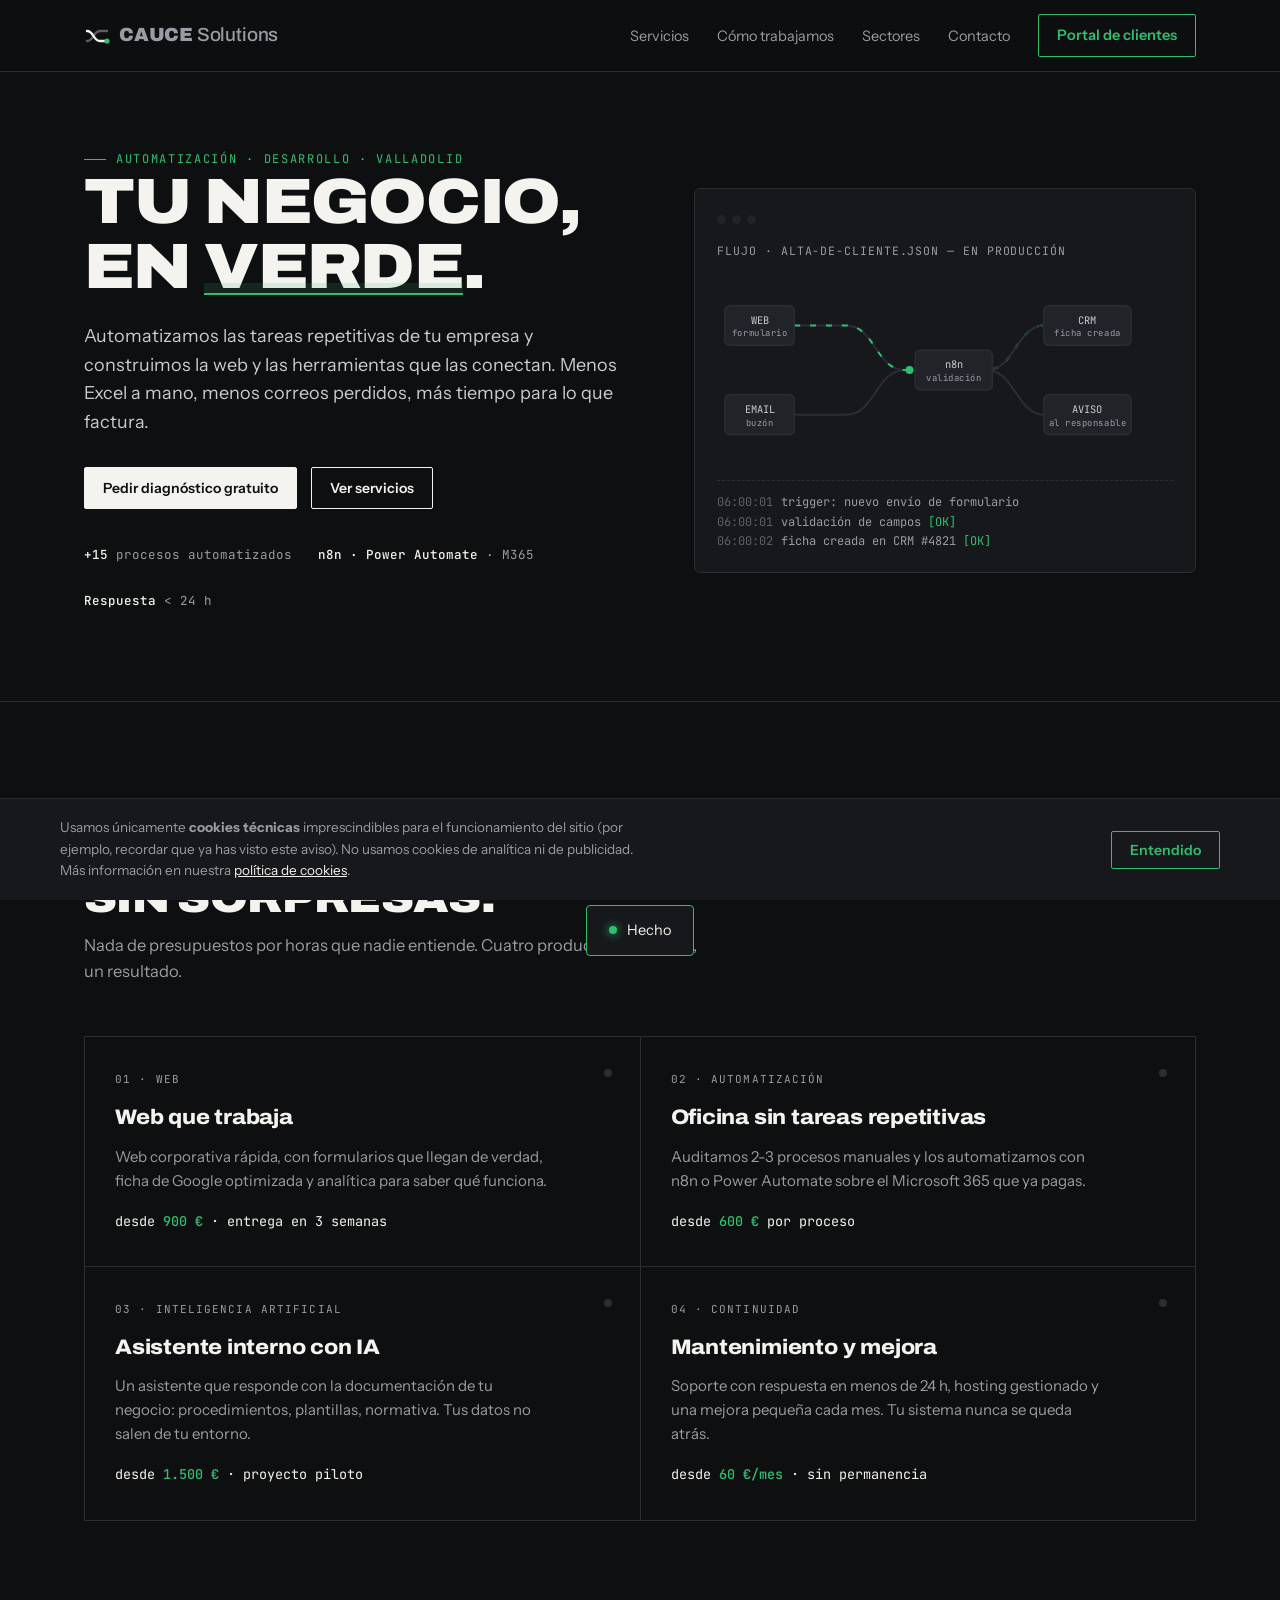
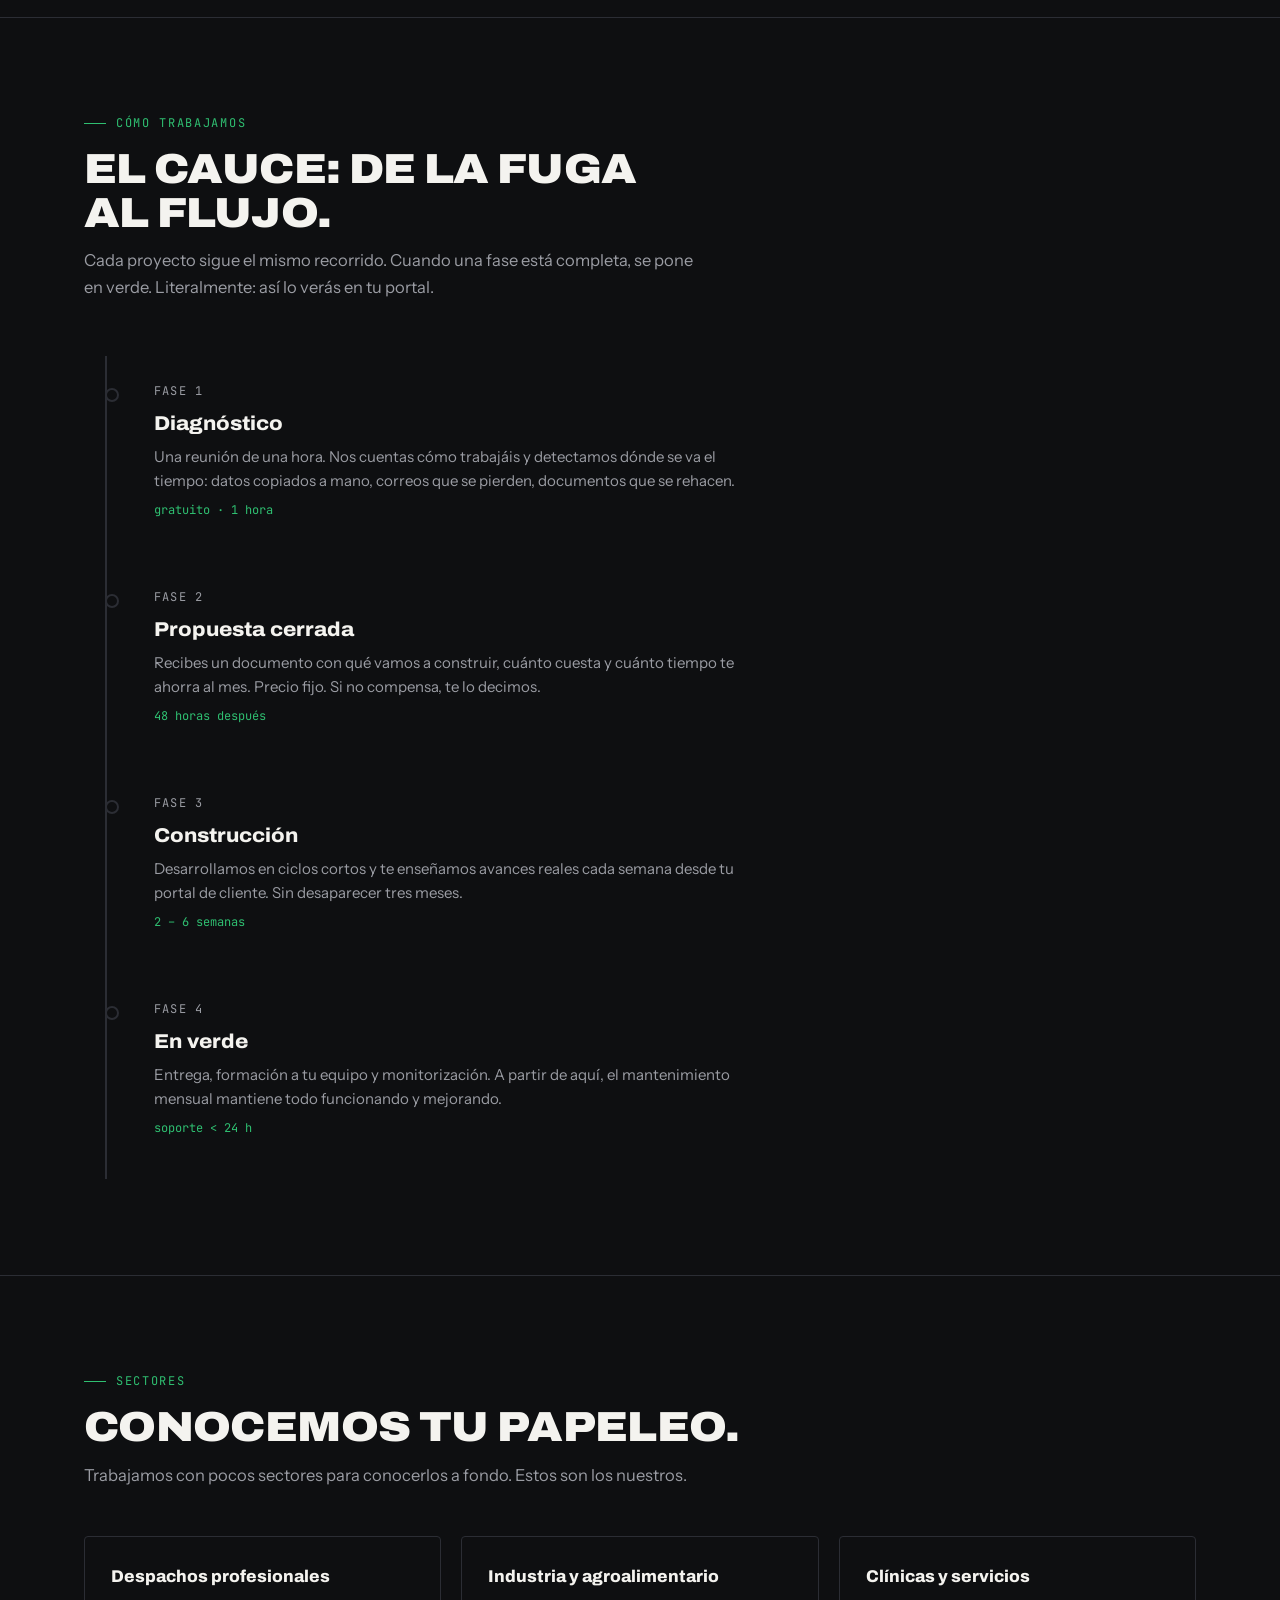
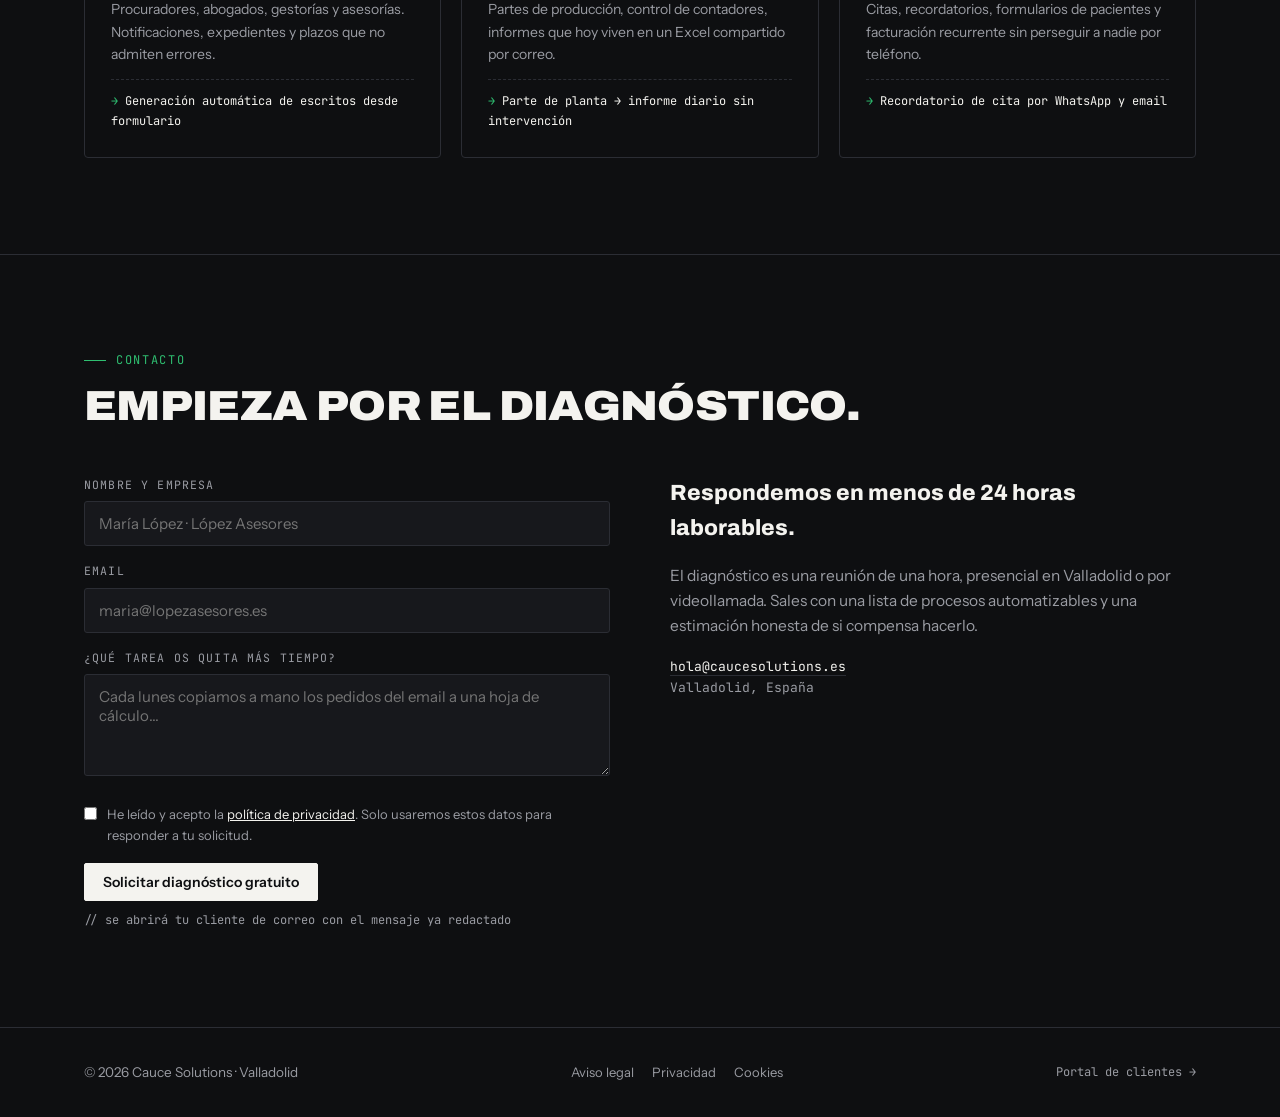
<file: public/index.html>
<!DOCTYPE html>
<html lang="es">
<head>
<meta charset="UTF-8">
<meta name="viewport" content="width=device-width, initial-scale=1.0">
<title>Cauce Solutions — Automatización y desarrollo web para pymes</title>
<meta name="description" content="Automatizamos las tareas repetitivas de tu empresa y construimos la web y las herramientas que las conectan. Desarrollo web, automatización de procesos e IA aplicada para pymes en Valladolid.">
<meta name="robots" content="index, follow">
<link rel="canonical" href="https://caucesolutions.es/">
<meta name="theme-color" content="#0e0f11">

<meta property="og:type" content="website">
<meta property="og:site_name" content="Cauce Solutions">
<meta property="og:title" content="Cauce Solutions — Automatización y desarrollo web para pymes">
<meta property="og:description" content="Automatizamos las tareas repetitivas de tu empresa y construimos la web y las herramientas que las conectan.">
<meta property="og:url" content="https://caucesolutions.es/">
<meta property="og:locale" content="es_ES">
<meta name="twitter:card" content="summary">
<meta name="twitter:title" content="Cauce Solutions — Automatización y desarrollo web para pymes">
<meta name="twitter:description" content="Automatizamos las tareas repetitivas de tu empresa y construimos la web y las herramientas que las conectan.">

<link rel="icon" type="image/svg+xml" href="favicon.svg">
<link rel="mask-icon" href="favicon.svg" color="#0e0f11">
<link rel="manifest" href="site.webmanifest">

<link rel="preconnect" href="https://fonts.googleapis.com">
<link rel="preconnect" href="https://fonts.gstatic.com" crossorigin>
<link href="https://fonts.googleapis.com/css2?family=Archivo:wdth,wght@62..125,400..900&family=Instrument+Sans:wght@400;500;600&family=JetBrains+Mono:wght@400;500;700&display=swap" rel="stylesheet">
<style>
:root{
  --ink:#0e0f11;
  --ink-2:#17181c;
  --ink-3:#212329;
  --line:#2b2d34;
  --paper:#f4f3ef;
  --mut:#9a9ca3;
  --ok:#2fbf71;
  --ok-dim:rgba(47,191,113,.14);
  --danger:#e5484d;
  --warn:#f5b942;
  --disp:'Archivo',sans-serif;
  --body:'Instrument Sans',sans-serif;
  --mono:'JetBrains Mono',monospace;
}
*{margin:0;padding:0;box-sizing:border-box}
html{scroll-behavior:smooth}
body{background:var(--ink);color:var(--paper);font-family:var(--body);font-size:16px;line-height:1.6;-webkit-font-smoothing:antialiased}
::selection{background:var(--ok);color:var(--ink)}
a{color:inherit}
button{font-family:inherit;cursor:pointer}
.mono{font-family:var(--mono)}
.ok{color:var(--ok)}

/* ---------- utilidades ---------- */
.wrap{max-width:1160px;margin:0 auto;padding:0 24px}
.eyebrow{font-family:var(--mono);font-size:12px;letter-spacing:.14em;text-transform:uppercase;color:var(--ok);display:flex;align-items:center;gap:10px}
.eyebrow::before{content:"";width:22px;height:1px;background:var(--ok)}
.reveal{opacity:0;transform:translateY(22px);transition:opacity .7s ease,transform .7s ease}
.reveal.in{opacity:1;transform:none}
@media (prefers-reduced-motion:reduce){
  .reveal{opacity:1;transform:none;transition:none}
  *{animation-duration:.001s !important;animation-iteration-count:1 !important;transition-duration:.001s !important}
  html{scroll-behavior:auto}
}

/* ---------- nav ---------- */
nav{position:fixed;top:0;left:0;right:0;z-index:50;background:rgba(14,15,17,.82);backdrop-filter:blur(12px);border-bottom:1px solid var(--line)}
.nav-in{max-width:1160px;margin:0 auto;padding:14px 24px;display:flex;align-items:center;justify-content:space-between}
.logo{font-family:var(--disp);font-weight:900;font-stretch:110%;font-size:19px;letter-spacing:-.01em;display:flex;align-items:center;gap:9px;text-decoration:none}
.logo-mark{width:26px;height:26px;flex:none}
.logo-mark path{stroke:var(--paper);stroke-width:2.4;fill:none;stroke-linecap:round}
.logo-mark .pulse-dot{fill:var(--ok)}
.logo b{font-weight:900}.logo span{font-weight:500;font-stretch:100%;color:var(--mut)}
.nav-links{display:flex;gap:28px;align-items:center;list-style:none}
.nav-links a{text-decoration:none;font-size:14.5px;color:var(--mut);transition:color .2s}
.nav-links a:hover,.nav-links a:focus-visible{color:var(--paper)}
.btn{display:inline-flex;align-items:center;gap:8px;border:1px solid var(--paper);background:transparent;color:var(--paper);padding:9px 18px;font-size:14px;font-weight:600;text-decoration:none;transition:background .2s,color .2s,border-color .2s;border-radius:2px}
.btn:hover,.btn:focus-visible{background:var(--paper);color:var(--ink)}
.btn.solid{background:var(--paper);color:var(--ink)}
.btn.solid:hover,.btn.solid:focus-visible{background:var(--ok);border-color:var(--ok);color:var(--ink)}
.btn.ok-btn{border-color:var(--ok);color:var(--ok)}
.btn.ok-btn:hover,.btn.ok-btn:focus-visible{background:var(--ok);color:var(--ink)}
.btn[disabled]{opacity:.45;cursor:not-allowed}
.btn[disabled]:hover{background:transparent;color:var(--paper)}
.burger{display:none;background:none;border:1px solid var(--line);color:var(--paper);padding:8px 10px;border-radius:2px;font-family:var(--mono);font-size:12px}

/* ---------- hero ---------- */
header.hero{padding:150px 0 90px;position:relative;overflow:hidden}
.hero-grid{display:grid;grid-template-columns:1.05fr .95fr;gap:56px;align-items:center}
h1{font-family:var(--disp);font-weight:900;font-stretch:112%;font-size:clamp(38px,5.4vw,64px);line-height:1.02;letter-spacing:-.02em;text-transform:uppercase}
h1 .under{position:relative;white-space:nowrap}
h1 .under::after{content:"";position:absolute;left:0;bottom:6px;height:10px;width:100%;background:var(--ok-dim);border-bottom:2px solid var(--ok);transform:scaleX(0);transform-origin:left;animation:draw 1s .5s ease forwards}
@keyframes draw{to{transform:scaleX(1)}}
.hero p.lead{margin:22px 0 30px;font-size:18px;color:#c9cbd1;max-width:46ch}
.hero-ctas{display:flex;gap:14px;flex-wrap:wrap}
.hero-meta{margin-top:36px;display:flex;gap:26px;flex-wrap:wrap;font-family:var(--mono);font-size:12.5px;color:var(--mut)}
.hero-meta b{color:var(--paper);font-weight:500}

/* pipeline (elemento firma) */
.pipeline{background:var(--ink-2);border:1px solid var(--line);border-radius:6px;padding:26px 22px;position:relative}
.pipeline .win{display:flex;gap:6px;margin-bottom:18px}
.pipeline .win i{width:9px;height:9px;border-radius:50%;background:var(--ink-3);display:block}
.pipe-title{font-family:var(--mono);font-size:11.5px;color:var(--mut);letter-spacing:.08em;text-transform:uppercase;margin-bottom:16px}
.pipe-svg{width:100%;height:auto;display:block}
.pipe-svg .wire{stroke:var(--line);stroke-width:2;fill:none}
.pipe-svg .wire-lit{stroke:var(--ok);stroke-width:2;fill:none;stroke-dasharray:6 10;animation:flow 1.4s linear infinite}
@keyframes flow{to{stroke-dashoffset:-16}}
.pipe-svg .node{fill:var(--ink-3);stroke:var(--line);stroke-width:1.5}
.pipe-svg text{font-family:var(--mono);font-size:10.5px;fill:#c9cbd1}
.pipe-svg .nlabel{fill:var(--mut);font-size:9px;letter-spacing:.06em}
.pipe-svg .dot{fill:var(--ok);animation:travel 3.2s linear infinite}
@keyframes travel{0%{opacity:0}6%{opacity:1}94%{opacity:1}100%{opacity:0}}
.pipe-log{margin-top:16px;border-top:1px dashed var(--line);padding-top:12px;font-family:var(--mono);font-size:12px;color:var(--mut);height:66px;overflow:hidden}
.pipe-log div{opacity:0;animation:logline .4s ease forwards}
@keyframes logline{to{opacity:1}}
.pipe-log .t{color:#5d5f66;margin-right:8px}
.pipe-log .okk{color:var(--ok)}

/* ---------- secciones landing ---------- */
section{padding:96px 0;border-top:1px solid var(--line)}
h2{font-family:var(--disp);font-weight:900;font-stretch:110%;font-size:clamp(28px,3.6vw,42px);line-height:1.05;letter-spacing:-.015em;text-transform:uppercase;margin:14px 0 12px}
.sec-sub{color:var(--mut);max-width:56ch;font-size:16.5px}

/* servicios */
.svc-grid{margin-top:52px;display:grid;grid-template-columns:repeat(2,1fr);gap:1px;background:var(--line);border:1px solid var(--line)}
.svc{background:var(--ink);padding:34px 30px;position:relative;transition:background .25s}
.svc:hover{background:var(--ink-2)}
.svc .tag{font-family:var(--mono);font-size:11px;color:var(--mut);letter-spacing:.1em;text-transform:uppercase}
.svc h3{font-family:var(--disp);font-weight:800;font-stretch:108%;font-size:21px;margin:12px 0 10px;letter-spacing:-.01em}
.svc p{color:var(--mut);font-size:15px;max-width:44ch}
.svc .price{margin-top:18px;font-family:var(--mono);font-size:13.5px;color:var(--paper)}
.svc .price b{color:var(--ok);font-weight:500}
.svc .st{position:absolute;top:32px;right:28px;width:8px;height:8px;border-radius:50%;background:var(--line);transition:background .25s,box-shadow .25s}
.svc:hover .st{background:var(--ok);box-shadow:0 0 12px var(--ok)}

/* proceso — el cauce */
.proc{display:grid;grid-template-columns:44px 1fr;gap:0 26px;margin-top:56px;position:relative}
.proc-rail{grid-column:1;grid-row:1/span 8;position:relative;width:2px;justify-self:center;background:var(--line)}
.proc-rail .fill{position:absolute;top:0;left:0;width:100%;height:0;background:var(--ok);transition:height .2s linear}
.step{grid-column:2;padding:26px 0 40px;position:relative}
.step .knob{position:absolute;left:-49px;top:32px;width:14px;height:14px;border-radius:50%;background:var(--ink);border:2px solid var(--line);transition:border-color .3s,background .3s,box-shadow .3s}
.step.lit .knob{border-color:var(--ok);background:var(--ok);box-shadow:0 0 14px rgba(47,191,113,.7)}
.step .n{font-family:var(--mono);font-size:12px;color:var(--mut);letter-spacing:.1em}
.step h3{font-family:var(--disp);font-weight:800;font-stretch:108%;font-size:20px;margin:6px 0}
.step p{color:var(--mut);font-size:15px;max-width:60ch}
.step .dur{font-family:var(--mono);font-size:12px;color:var(--ok);margin-top:8px;display:inline-block}

/* nichos */
.niche-row{margin-top:48px;display:grid;grid-template-columns:repeat(3,1fr);gap:20px}
.niche{border:1px solid var(--line);padding:26px;border-radius:4px;transition:border-color .25s,transform .25s}
.niche:hover{border-color:var(--ok);transform:translateY(-3px)}
.niche h3{font-family:var(--disp);font-weight:800;font-size:17px;margin-bottom:8px}
.niche p{color:var(--mut);font-size:14px}
.niche .ex{margin-top:14px;font-family:var(--mono);font-size:12px;color:var(--paper);border-top:1px dashed var(--line);padding-top:12px}
.niche .ex::before{content:"→ ";color:var(--ok)}

/* contacto */
.cta-box{margin-top:48px;display:grid;grid-template-columns:1fr 1fr;gap:60px;align-items:start}
.field{margin-bottom:16px}
.field label{display:block;font-family:var(--mono);font-size:11.5px;letter-spacing:.1em;text-transform:uppercase;color:var(--mut);margin-bottom:7px}
.field input,.field textarea,.field select{width:100%;background:var(--ink-2);border:1px solid var(--line);color:var(--paper);padding:12px 14px;font-family:var(--body);font-size:15px;border-radius:3px;transition:border-color .2s}
.field input:focus,.field textarea:focus,.field select:focus{outline:none;border-color:var(--ok)}
.field-check{display:flex;align-items:flex-start;gap:10px;margin:20px 0 18px}
.field-check input{width:auto;margin-top:3px;accent-color:var(--ok)}
.field-check label{font-size:13px;color:var(--mut);font-family:var(--body);text-transform:none;letter-spacing:0}
.field-check a{color:var(--paper);text-decoration:underline}
.form-note{font-family:var(--mono);font-size:12px;color:var(--mut);margin-top:10px}
.contact-info{font-size:15.5px;color:var(--mut)}
.contact-info p{margin-bottom:18px}
.contact-info .big{font-family:var(--disp);font-weight:800;font-size:22px;color:var(--paper)}
.contact-info a.mail{color:var(--paper);text-decoration:none;border-bottom:1px solid var(--line)}
.contact-info a.mail:hover{border-color:var(--ok);color:var(--ok)}

footer{border-top:1px solid var(--line);padding:34px 0;color:var(--mut);font-size:13.5px}
.foot-in{display:flex;justify-content:space-between;gap:20px;flex-wrap:wrap;align-items:center}
.foot-in .mono{font-size:12px}
.foot-legal{display:flex;gap:18px;flex-wrap:wrap;list-style:none}
.foot-legal a{text-decoration:none;color:var(--mut);font-size:13px;transition:color .2s}
.foot-legal a:hover{color:var(--paper)}

.toast{position:fixed;bottom:24px;left:50%;transform:translateX(-50%) translateY(80px);background:var(--ink-2);border:1px solid var(--ok);color:var(--paper);padding:13px 22px;border-radius:4px;font-size:14.5px;z-index:99;transition:transform .35s ease;display:flex;gap:10px;align-items:center;max-width:calc(100vw - 40px)}
.toast.show{transform:translateX(-50%) translateY(0)}
.toast::before{content:"";width:8px;height:8px;border-radius:50%;background:var(--ok);box-shadow:0 0 10px var(--ok);flex:none}

/* ---------- aviso de cookies ---------- */
.cookie-bar{position:fixed;left:0;right:0;bottom:0;z-index:100;background:var(--ink-2);border-top:1px solid var(--line);padding:18px 24px;display:none}
.cookie-bar.show{display:block}
.cookie-in{max-width:1160px;margin:0 auto;display:flex;gap:22px;align-items:center;justify-content:space-between;flex-wrap:wrap}
.cookie-in p{font-size:13.5px;color:var(--mut);max-width:66ch}
.cookie-in p a{color:var(--paper);text-decoration:underline}
.cookie-actions{display:flex;gap:10px;flex:none}

@media(max-width:960px){
  .hero-grid{grid-template-columns:1fr}
  .svc-grid{grid-template-columns:1fr}
  .niche-row{grid-template-columns:1fr}
  .cta-box{grid-template-columns:1fr}
  .nav-links{display:none}
  .burger{display:block}
  .nav-links.open{display:flex;position:absolute;top:100%;left:0;right:0;background:var(--ink-2);flex-direction:column;padding:18px 24px;border-bottom:1px solid var(--line);align-items:flex-start}
  .cookie-in{flex-direction:column;align-items:flex-start}
}
</style>
</head>
<body>

<!-- ============ TOAST ============ -->
<div class="toast" id="toast">Hecho</div>

<nav>
  <div class="nav-in">
    <a class="logo" href="index.html" aria-label="Cauce Solutions — inicio">
      <svg class="logo-mark" viewBox="0 0 26 26" aria-hidden="true">
        <path d="M3 8 C10 8 9 18 16 18 L23 18"/>
        <path d="M3 18 C10 18 9 8 16 8 L23 8" opacity=".35"/>
        <circle class="pulse-dot" cx="23" cy="18" r="2.6"/>
      </svg>
      <span><b>CAUCE</b> <span>Solutions</span></span>
    </a>
    <ul class="nav-links" id="navLinks">
      <li><a href="#servicios">Servicios</a></li>
      <li><a href="#proceso">Cómo trabajamos</a></li>
      <li><a href="#sectores">Sectores</a></li>
      <li><a href="#contacto">Contacto</a></li>
      <li><a class="btn ok-btn" href="/portal/">Portal de clientes</a></li>
    </ul>
    <button class="burger" onclick="document.getElementById('navLinks').classList.toggle('open')" aria-expanded="false" aria-controls="navLinks">MENÚ</button>
  </div>
</nav>

<header class="hero" id="top">
  <div class="wrap hero-grid">
    <div>
      <div class="eyebrow">Automatización · Desarrollo · Valladolid</div>
      <h1>Tu negocio,<br>en <span class="under">verde</span>.</h1>
      <p class="lead">Automatizamos las tareas repetitivas de tu empresa y construimos la web y las herramientas que las conectan. Menos Excel a mano, menos correos perdidos, más tiempo para lo que factura.</p>
      <div class="hero-ctas">
        <a class="btn solid" href="#contacto">Pedir diagnóstico gratuito</a>
        <a class="btn" href="#servicios">Ver servicios</a>
      </div>
      <div class="hero-meta">
        <div><b>+15</b> procesos automatizados</div>
        <div><b>n8n · Power Automate</b> · M365</div>
        <div><b>Respuesta</b> &lt; 24 h</div>
      </div>
    </div>

    <div class="pipeline reveal" aria-hidden="true">
      <div class="win"><i></i><i></i><i></i></div>
      <div class="pipe-title">flujo · alta-de-cliente.json — en producción</div>
      <svg class="pipe-svg" viewBox="0 0 460 190">
        <!-- cables -->
        <path class="wire" d="M78 50 L130 50 C160 50 160 95 190 95 L200 95"/>
        <path class="wire" d="M78 140 L130 140 C160 140 160 95 190 95 L200 95"/>
        <path class="wire-lit" d="M78 50 L130 50 C160 50 160 95 190 95 L200 95"/>
        <path class="wire-lit" d="M278 94 C300 90 305 50 330 50" style="animation-delay:.4s"/>
        <!-- nodos -->
        <g>
          <rect class="node" x="8" y="30" width="70" height="40" rx="5"/>
          <text x="43" y="48" text-anchor="middle">WEB</text>
          <text class="nlabel" x="43" y="61" text-anchor="middle">formulario</text>
        </g>
        <g>
          <rect class="node" x="8" y="120" width="70" height="40" rx="5"/>
          <text x="43" y="138" text-anchor="middle">EMAIL</text>
          <text class="nlabel" x="43" y="151" text-anchor="middle">buzón</text>
        </g>
        <g>
          <rect class="node" x="200" y="75" width="78" height="40" rx="5"/>
          <text x="239" y="93" text-anchor="middle">n8n</text>
          <text class="nlabel" x="239" y="106" text-anchor="middle">validación</text>
        </g>
        <g>
          <rect class="node" x="330" y="30" width="88" height="40" rx="5"/>
          <text x="374" y="48" text-anchor="middle">CRM</text>
          <text class="nlabel" x="374" y="61" text-anchor="middle">ficha creada</text>
        </g>
        <g>
          <rect class="node" x="330" y="120" width="88" height="40" rx="5"/>
          <text x="374" y="138" text-anchor="middle">AVISO</text>
          <text class="nlabel" x="374" y="151" text-anchor="middle">al responsable</text>
        </g>
        <path class="wire" d="M330 50 C305 50 300 90 278 94 M330 140 C305 140 300 100 278 96"/>
        <!-- pulso viajero -->
        <circle class="dot" r="4">
          <animateMotion dur="3.2s" repeatCount="indefinite" path="M78 50 L130 50 C160 50 160 95 190 95 L239 95 L278 95 C305 95 300 52 330 50"/>
        </circle>
      </svg>
      <div class="pipe-log" id="pipeLog"></div>
    </div>
  </div>
</header>

<section id="servicios">
  <div class="wrap">
    <div class="eyebrow reveal">Servicios</div>
    <h2 class="reveal">Productos con precio cerrado.<br>Sin sorpresas.</h2>
    <p class="sec-sub reveal">Nada de presupuestos por horas que nadie entiende. Cuatro productos, un precio, un resultado.</p>
    <div class="svc-grid">
      <article class="svc reveal">
        <span class="st"></span>
        <div class="tag">01 · Web</div>
        <h3>Web que trabaja</h3>
        <p>Web corporativa rápida, con formularios que llegan de verdad, ficha de Google optimizada y analítica para saber qué funciona.</p>
        <div class="price">desde <b>900 €</b> · entrega en 3 semanas</div>
      </article>
      <article class="svc reveal">
        <span class="st"></span>
        <div class="tag">02 · Automatización</div>
        <h3>Oficina sin tareas repetitivas</h3>
        <p>Auditamos 2-3 procesos manuales y los automatizamos con n8n o Power Automate sobre el Microsoft 365 que ya pagas.</p>
        <div class="price">desde <b>600 €</b> por proceso</div>
      </article>
      <article class="svc reveal">
        <span class="st"></span>
        <div class="tag">03 · Inteligencia artificial</div>
        <h3>Asistente interno con IA</h3>
        <p>Un asistente que responde con la documentación de tu negocio: procedimientos, plantillas, normativa. Tus datos no salen de tu entorno.</p>
        <div class="price">desde <b>1.500 €</b> · proyecto piloto</div>
      </article>
      <article class="svc reveal">
        <span class="st"></span>
        <div class="tag">04 · Continuidad</div>
        <h3>Mantenimiento y mejora</h3>
        <p>Soporte con respuesta en menos de 24 h, hosting gestionado y una mejora pequeña cada mes. Tu sistema nunca se queda atrás.</p>
        <div class="price">desde <b>60 €/mes</b> · sin permanencia</div>
      </article>
    </div>
  </div>
</section>

<section id="proceso">
  <div class="wrap">
    <div class="eyebrow reveal">Cómo trabajamos</div>
    <h2 class="reveal">El cauce: de la fuga<br>al flujo.</h2>
    <p class="sec-sub reveal">Cada proyecto sigue el mismo recorrido. Cuando una fase está completa, se pone en verde. Literalmente: así lo verás en tu portal.</p>

    <div class="proc" id="proc">
      <div class="proc-rail"><div class="fill" id="railFill"></div></div>

      <div class="step"><span class="knob"></span>
        <div class="n">FASE 1</div>
        <h3>Diagnóstico</h3>
        <p>Una reunión de una hora. Nos cuentas cómo trabajáis y detectamos dónde se va el tiempo: datos copiados a mano, correos que se pierden, documentos que se rehacen.</p>
        <span class="dur mono">gratuito · 1 hora</span>
      </div>
      <div class="step"><span class="knob"></span>
        <div class="n">FASE 2</div>
        <h3>Propuesta cerrada</h3>
        <p>Recibes un documento con qué vamos a construir, cuánto cuesta y cuánto tiempo te ahorra al mes. Precio fijo. Si no compensa, te lo decimos.</p>
        <span class="dur mono">48 horas después</span>
      </div>
      <div class="step"><span class="knob"></span>
        <div class="n">FASE 3</div>
        <h3>Construcción</h3>
        <p>Desarrollamos en ciclos cortos y te enseñamos avances reales cada semana desde tu portal de cliente. Sin desaparecer tres meses.</p>
        <span class="dur mono">2 – 6 semanas</span>
      </div>
      <div class="step"><span class="knob"></span>
        <div class="n">FASE 4</div>
        <h3>En verde</h3>
        <p>Entrega, formación a tu equipo y monitorización. A partir de aquí, el mantenimiento mensual mantiene todo funcionando y mejorando.</p>
        <span class="dur mono">soporte &lt; 24 h</span>
      </div>
    </div>
  </div>
</section>

<section id="sectores">
  <div class="wrap">
    <div class="eyebrow reveal">Sectores</div>
    <h2 class="reveal">Conocemos tu papeleo.</h2>
    <p class="sec-sub reveal">Trabajamos con pocos sectores para conocerlos a fondo. Estos son los nuestros.</p>
    <div class="niche-row">
      <div class="niche reveal">
        <h3>Despachos profesionales</h3>
        <p>Procuradores, abogados, gestorías y asesorías. Notificaciones, expedientes y plazos que no admiten errores.</p>
        <div class="ex mono">Generación automática de escritos desde formulario</div>
      </div>
      <div class="niche reveal">
        <h3>Industria y agroalimentario</h3>
        <p>Partes de producción, control de contadores, informes que hoy viven en un Excel compartido por correo.</p>
        <div class="ex mono">Parte de planta → informe diario sin intervención</div>
      </div>
      <div class="niche reveal">
        <h3>Clínicas y servicios</h3>
        <p>Citas, recordatorios, formularios de pacientes y facturación recurrente sin perseguir a nadie por teléfono.</p>
        <div class="ex mono">Recordatorio de cita por WhatsApp y email</div>
      </div>
    </div>
  </div>
</section>

<section id="contacto">
  <div class="wrap">
    <div class="eyebrow reveal">Contacto</div>
    <h2 class="reveal">Empieza por el diagnóstico.</h2>
    <div class="cta-box">
      <form class="reveal" id="contactForm" novalidate>
        <div class="field">
          <label for="c-nombre">Nombre y empresa</label>
          <input id="c-nombre" name="nombre" type="text" placeholder="María López · López Asesores" required autocomplete="name">
        </div>
        <div class="field">
          <label for="c-email">Email</label>
          <input id="c-email" name="email" type="email" placeholder="maria@lopezasesores.es" required autocomplete="email">
        </div>
        <div class="field">
          <label for="c-msg">¿Qué tarea os quita más tiempo?</label>
          <textarea id="c-msg" name="mensaje" rows="4" placeholder="Cada lunes copiamos a mano los pedidos del email a una hoja de cálculo…" required></textarea>
        </div>
        <div class="field-check">
          <input type="checkbox" id="c-priv" name="privacidad" required>
          <label for="c-priv">He leído y acepto la <a href="privacidad.html">política de privacidad</a>. Solo usaremos estos datos para responder a tu solicitud.</label>
        </div>
        <button class="btn solid" type="submit">Solicitar diagnóstico gratuito</button>
        <div class="form-note">// se abrirá tu cliente de correo con el mensaje ya redactado</div>
      </form>
      <div class="contact-info reveal">
        <p class="big">Respondemos en menos de 24 horas laborables.</p>
        <p>El diagnóstico es una reunión de una hora, presencial en Valladolid o por videollamada. Sales con una lista de procesos automatizables y una estimación honesta de si compensa hacerlo.</p>
        <p class="mono" style="font-size:13px"><a class="mail" href="mailto:hola@caucesolutions.es">hola@caucesolutions.es</a><br>Valladolid, España</p>
      </div>
    </div>
  </div>
</section>

<footer>
  <div class="wrap foot-in">
    <div id="footYear">© 2026 Cauce Solutions · Valladolid</div>
    <ul class="foot-legal">
      <li><a href="aviso-legal.html">Aviso legal</a></li>
      <li><a href="privacidad.html">Privacidad</a></li>
      <li><a href="cookies.html">Cookies</a></li>
    </ul>
    <a class="mono" style="text-decoration:none;color:var(--mut)" href="/portal/">Portal de clientes →</a>
  </div>
</footer>

<!-- ============ AVISO DE COOKIES ============ -->
<div class="cookie-bar" id="cookieBar" role="dialog" aria-live="polite" aria-label="Aviso de cookies">
  <div class="cookie-in">
    <p>Usamos únicamente <b>cookies técnicas</b> imprescindibles para el funcionamiento del sitio (por ejemplo, recordar que ya has visto este aviso). No usamos cookies de analítica ni de publicidad. Más información en nuestra <a href="cookies.html">política de cookies</a>.</p>
    <div class="cookie-actions">
      <button class="btn ok-btn" onclick="setCookieConsent()">Entendido</button>
    </div>
  </div>
</div>

<script>
/* ============ contacto: envío por email, sin backend ============ */
document.getElementById('contactForm').addEventListener('submit', function(e){
  e.preventDefault();
  const nombre=document.getElementById('c-nombre').value.trim();
  const email=document.getElementById('c-email').value.trim();
  const mensaje=document.getElementById('c-msg').value.trim();
  const priv=document.getElementById('c-priv').checked;
  if(!nombre||!email||!mensaje){toast('Rellena todos los campos');return}
  if(!priv){toast('Debes aceptar la política de privacidad');return}
  const subject=encodeURIComponent('Diagnóstico gratuito — '+nombre);
  const body=encodeURIComponent(`Nombre y empresa: ${nombre}\nEmail: ${email}\n\n${mensaje}`);
  window.location.href=`mailto:hola@caucesolutions.es?subject=${subject}&body=${body}`;
  toast('Abriendo tu cliente de correo…');
});

function toast(msg){
  const t=document.getElementById('toast');
  t.textContent=msg;t.classList.add('show');
  clearTimeout(t._h);t._h=setTimeout(()=>t.classList.remove('show'),2600);
}

/* ============ año dinámico en el footer ============ */
document.getElementById('footYear').textContent='© '+new Date().getFullYear()+' Cauce Solutions · Valladolid';

/* ============ aviso de cookies ============ */
function setCookieConsent(){
  try{localStorage.setItem('cauce-cookie-notice','seen')}catch(e){}
  document.getElementById('cookieBar').classList.remove('show');
}
(function(){
  let seen=null;
  try{seen=localStorage.getItem('cauce-cookie-notice')}catch(e){}
  if(!seen)document.getElementById('cookieBar').classList.add('show');
})();

/* reveal on scroll */
const io=new IntersectionObserver(es=>es.forEach(e=>{if(e.isIntersecting){e.target.classList.add('in');io.unobserve(e.target)}}),{threshold:.12});
document.querySelectorAll('.reveal').forEach(el=>io.observe(el));

/* cauce: raíl que se llena y knobs que se encienden */
const rail=document.getElementById('railFill'),proc=document.getElementById('proc');
function railTick(){
  if(!proc)return;
  const r=proc.getBoundingClientRect(),vh=innerHeight;
  const p=Math.min(1,Math.max(0,(vh*0.72-r.top)/r.height));
  rail.style.height=(p*100)+'%';
  const railTop=proc.getBoundingClientRect().top;
  document.querySelectorAll('#proc .step').forEach(s=>{
    const kt=s.querySelector('.knob').getBoundingClientRect().top-railTop;
    s.classList.toggle('lit',kt<=p*r.height);
  });
}
addEventListener('scroll',railTick,{passive:true});addEventListener('resize',railTick);railTick();

/* log animado del pipeline */
const logLines=[
  ['06:00:01','trigger: nuevo envío de formulario','',''],
  ['06:00:01','validación de campos','OK','okk'],
  ['06:00:02','ficha creada en CRM #4821','OK','okk'],
  ['06:00:02','aviso enviado al responsable','OK','okk']
];
const logEl=document.getElementById('pipeLog');
let li=0;
function pushLog(){
  if(!logEl)return;
  if(li>=logLines.length){setTimeout(()=>{logEl.innerHTML='';li=0;pushLog()},2600);return}
  const[t,m,st,cls]=logLines[li++];
  const d=document.createElement('div');
  d.innerHTML=`<span class="t">${t}</span>${m}${st?` <span class="${cls}">[${st}]</span>`:''}`;
  logEl.appendChild(d);
  setTimeout(pushLog,650);
}
if(!matchMedia('(prefers-reduced-motion: reduce)').matches)pushLog();
else if(logEl)logEl.innerHTML='<div style="opacity:1"><span class="t">06:00:02</span>4 pasos ejecutados <span class="okk">[OK]</span></div>';
</script>
</body>
</html>
</file>
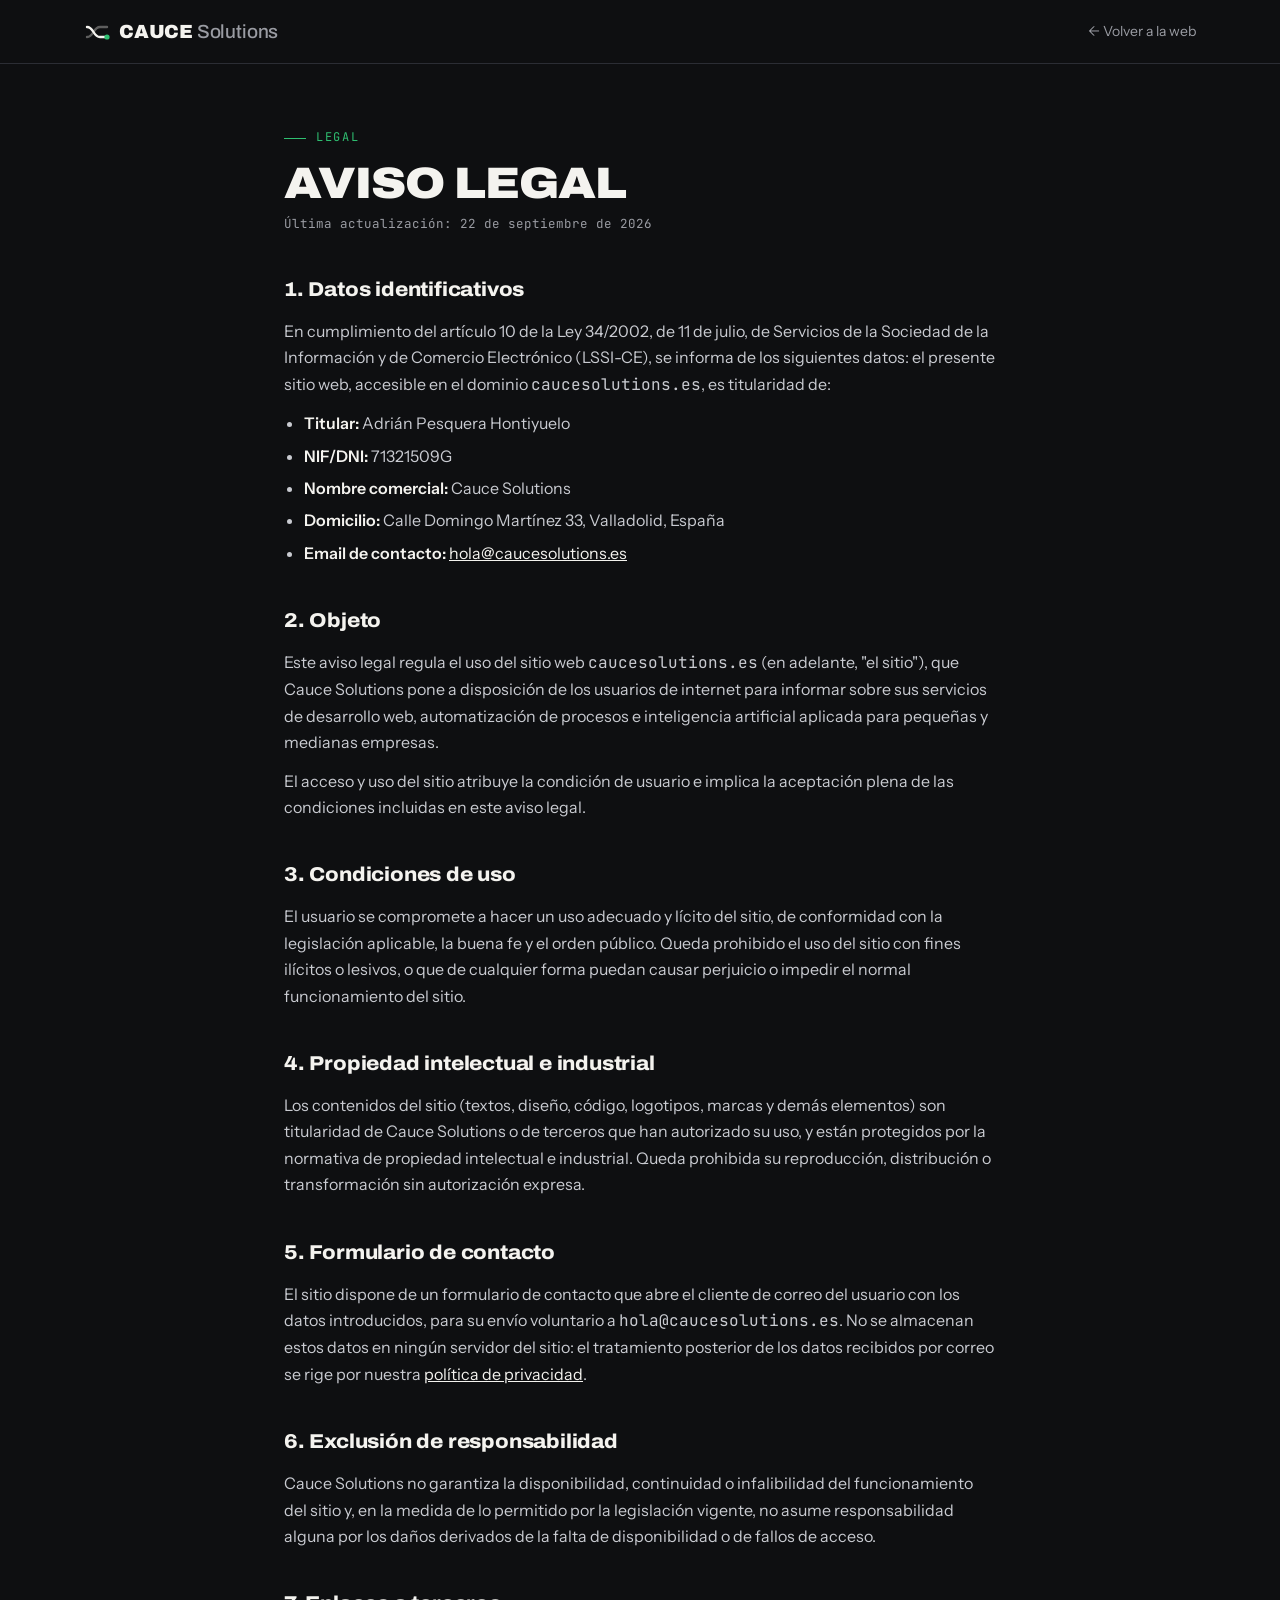
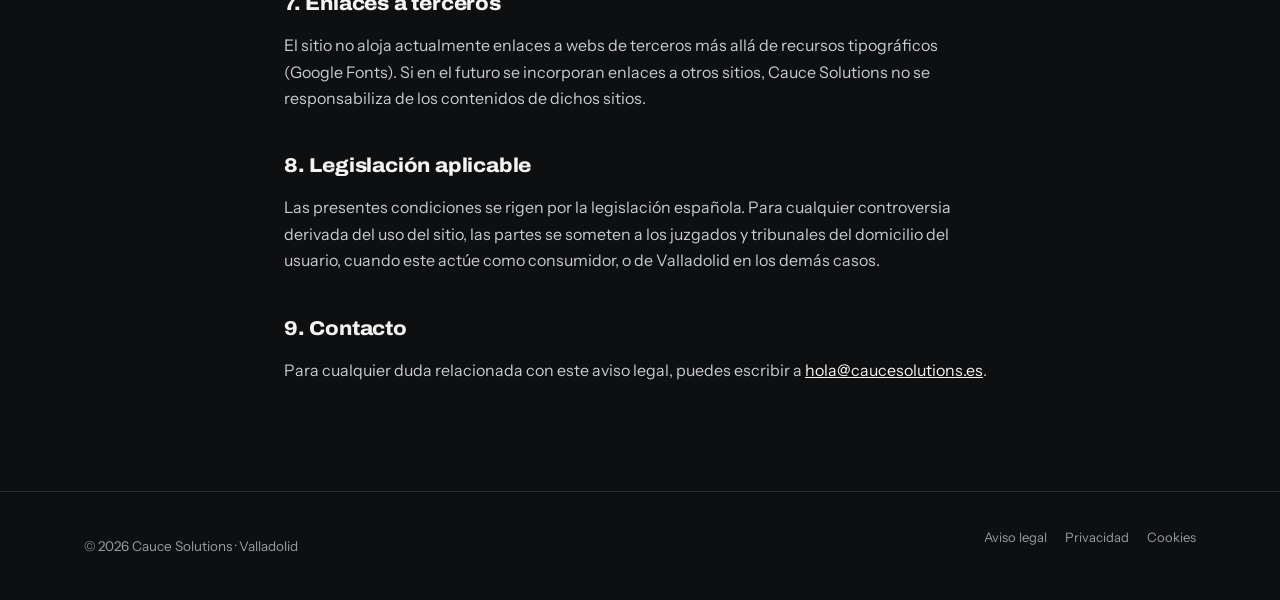
<file: public/aviso-legal.html>
<!DOCTYPE html>
<html lang="es">
<head>
<meta charset="UTF-8">
<meta name="viewport" content="width=device-width, initial-scale=1.0">
<title>Aviso legal — Cauce Solutions</title>
<meta name="description" content="Información legal de Cauce Solutions conforme a la Ley de Servicios de la Sociedad de la Información (LSSI-CE).">
<meta name="robots" content="noindex, follow">
<meta name="theme-color" content="#0e0f11">
<link rel="icon" type="image/svg+xml" href="favicon.svg">
<link rel="manifest" href="site.webmanifest">
<link rel="preconnect" href="https://fonts.googleapis.com">
<link rel="preconnect" href="https://fonts.gstatic.com" crossorigin>
<link href="https://fonts.googleapis.com/css2?family=Archivo:wdth,wght@62..125,400..900&family=Instrument+Sans:wght@400;500;600&family=JetBrains+Mono:wght@400;500;700&display=swap" rel="stylesheet">
<link rel="stylesheet" href="legal.css">
</head>
<body>
<nav>
  <div class="nav-in">
    <a class="logo" href="index.html" aria-label="Cauce Solutions — inicio">
      <svg class="logo-mark" viewBox="0 0 26 26" aria-hidden="true">
        <path d="M3 8 C10 8 9 18 16 18 L23 18"/>
        <path d="M3 18 C10 18 9 8 16 8 L23 8" opacity=".35"/>
        <circle class="pulse-dot" cx="23" cy="18" r="2.6"/>
      </svg>
      <span><b>CAUCE</b> <span>Solutions</span></span>
    </a>
    <a class="back" href="index.html">← Volver a la web</a>
  </div>
</nav>

<main class="wrap legal">
  <div class="eyebrow">Legal</div>
  <h1>Aviso legal</h1>
  <p class="updated">Última actualización: 22 de septiembre de 2026</p>

  <h2>1. Datos identificativos</h2>
  <p>En cumplimiento del artículo 10 de la Ley 34/2002, de 11 de julio, de Servicios de la Sociedad de la Información y de Comercio Electrónico (LSSI-CE), se informa de los siguientes datos: el presente sitio web, accesible en el dominio <span class="mono">caucesolutions.es</span>, es titularidad de:</p>
  <ul>
    <li><b>Titular:</b> Adrián Pesquera Hontiyuelo</li>
    <li><b>NIF/DNI:</b> 71321509G</li>
    <li><b>Nombre comercial:</b> Cauce Solutions</li>
    <li><b>Domicilio:</b> Calle Domingo Martínez 33, Valladolid, España</li>
    <li><b>Email de contacto:</b> <a href="mailto:hola@caucesolutions.es">hola@caucesolutions.es</a></li>
  </ul>

  <h2>2. Objeto</h2>
  <p>Este aviso legal regula el uso del sitio web <span class="mono">caucesolutions.es</span> (en adelante, "el sitio"), que Cauce Solutions pone a disposición de los usuarios de internet para informar sobre sus servicios de desarrollo web, automatización de procesos e inteligencia artificial aplicada para pequeñas y medianas empresas.</p>
  <p>El acceso y uso del sitio atribuye la condición de usuario e implica la aceptación plena de las condiciones incluidas en este aviso legal.</p>

  <h2>3. Condiciones de uso</h2>
  <p>El usuario se compromete a hacer un uso adecuado y lícito del sitio, de conformidad con la legislación aplicable, la buena fe y el orden público. Queda prohibido el uso del sitio con fines ilícitos o lesivos, o que de cualquier forma puedan causar perjuicio o impedir el normal funcionamiento del sitio.</p>

  <h2>4. Propiedad intelectual e industrial</h2>
  <p>Los contenidos del sitio (textos, diseño, código, logotipos, marcas y demás elementos) son titularidad de Cauce Solutions o de terceros que han autorizado su uso, y están protegidos por la normativa de propiedad intelectual e industrial. Queda prohibida su reproducción, distribución o transformación sin autorización expresa.</p>

  <h2>5. Formulario de contacto</h2>
  <p>El sitio dispone de un formulario de contacto que abre el cliente de correo del usuario con los datos introducidos, para su envío voluntario a <span class="mono">hola@caucesolutions.es</span>. No se almacenan estos datos en ningún servidor del sitio: el tratamiento posterior de los datos recibidos por correo se rige por nuestra <a href="privacidad.html">política de privacidad</a>.</p>

  <h2>6. Exclusión de responsabilidad</h2>
  <p>Cauce Solutions no garantiza la disponibilidad, continuidad o infalibilidad del funcionamiento del sitio y, en la medida de lo permitido por la legislación vigente, no asume responsabilidad alguna por los daños derivados de la falta de disponibilidad o de fallos de acceso.</p>

  <h2>7. Enlaces a terceros</h2>
  <p>El sitio no aloja actualmente enlaces a webs de terceros más allá de recursos tipográficos (Google Fonts). Si en el futuro se incorporan enlaces a otros sitios, Cauce Solutions no se responsabiliza de los contenidos de dichos sitios.</p>

  <h2>8. Legislación aplicable</h2>
  <p>Las presentes condiciones se rigen por la legislación española. Para cualquier controversia derivada del uso del sitio, las partes se someten a los juzgados y tribunales del domicilio del usuario, cuando este actúe como consumidor, o de Valladolid en los demás casos.</p>

  <h2>9. Contacto</h2>
  <p>Para cualquier duda relacionada con este aviso legal, puedes escribir a <a href="mailto:hola@caucesolutions.es">hola@caucesolutions.es</a>.</p>
</main>

<footer>
  <div class="wrap foot-in">
    <div>© <span id="y"></span> Cauce Solutions · Valladolid</div>
    <ul class="foot-legal">
      <li><a href="aviso-legal.html">Aviso legal</a></li>
      <li><a href="privacidad.html">Privacidad</a></li>
      <li><a href="cookies.html">Cookies</a></li>
    </ul>
  </div>
</footer>
<script>document.getElementById('y').textContent=new Date().getFullYear();</script>
</body>
</html>
</file>
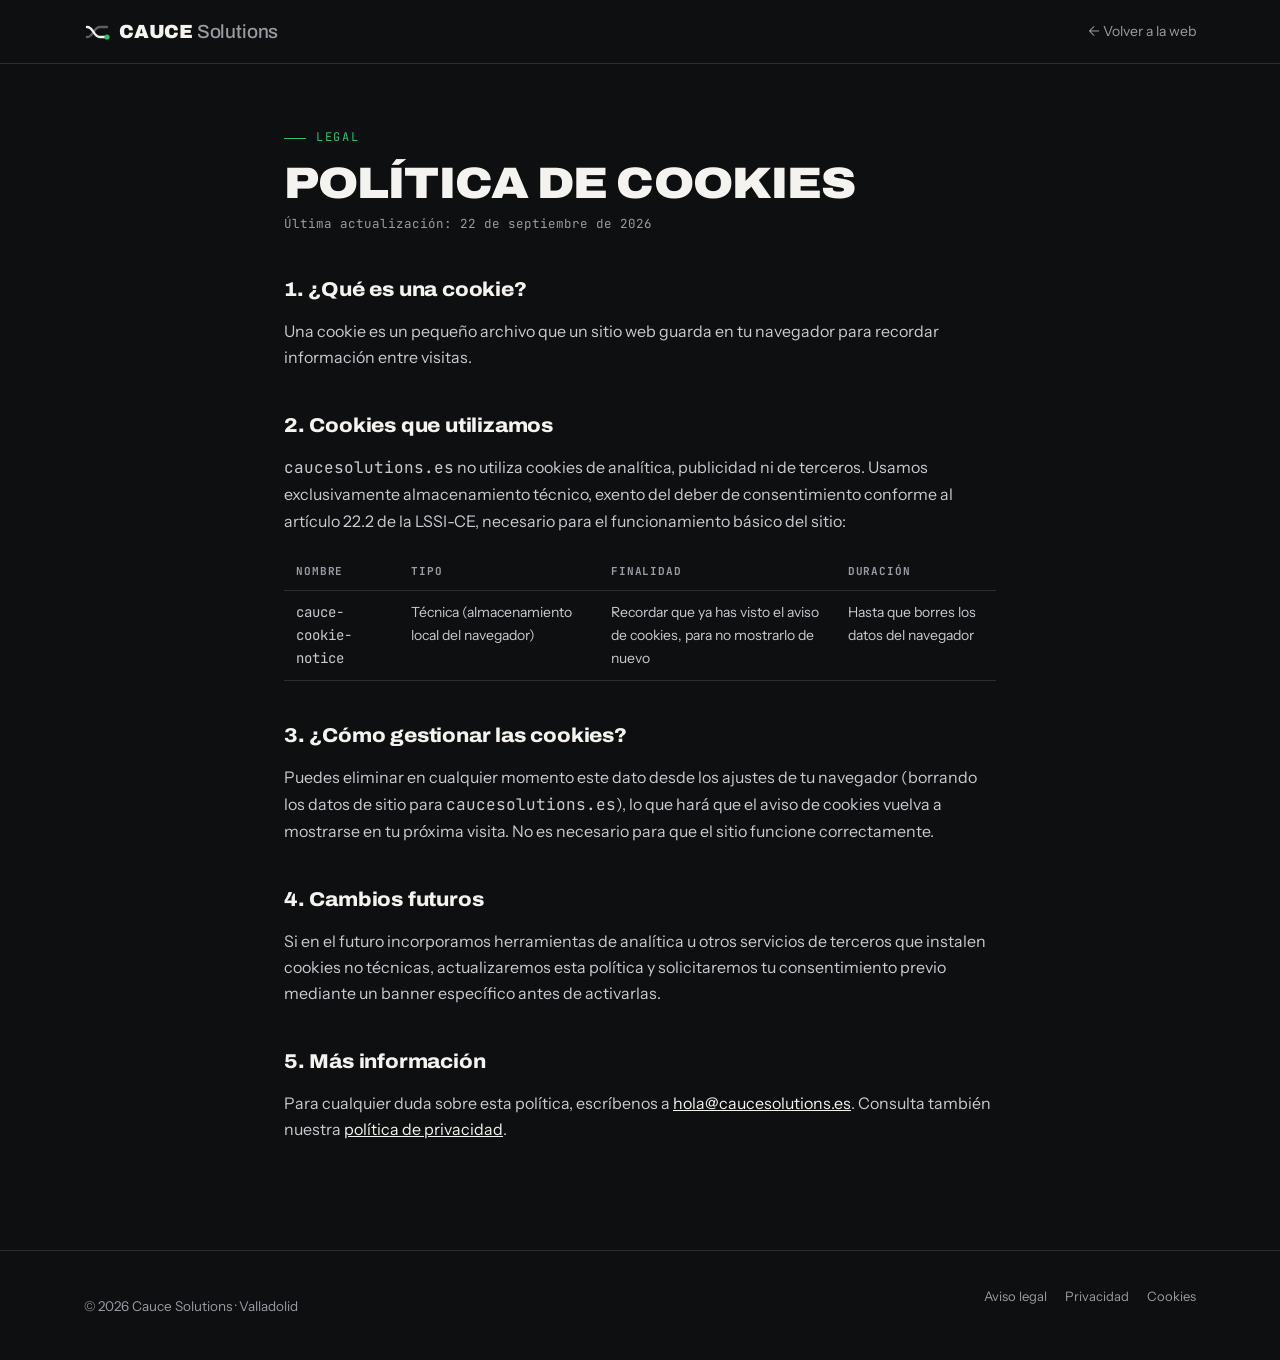
<file: public/cookies.html>
<!DOCTYPE html>
<html lang="es">
<head>
<meta charset="UTF-8">
<meta name="viewport" content="width=device-width, initial-scale=1.0">
<title>Política de cookies — Cauce Solutions</title>
<meta name="description" content="Qué cookies utiliza caucesolutions.es y cómo gestionarlas.">
<meta name="robots" content="index, follow">
<link rel="canonical" href="https://caucesolutions.es/cookies.html">
<meta name="theme-color" content="#0e0f11">
<link rel="icon" type="image/svg+xml" href="favicon.svg">
<link rel="manifest" href="site.webmanifest">
<link rel="preconnect" href="https://fonts.googleapis.com">
<link rel="preconnect" href="https://fonts.gstatic.com" crossorigin>
<link href="https://fonts.googleapis.com/css2?family=Archivo:wdth,wght@62..125,400..900&family=Instrument+Sans:wght@400;500;600&family=JetBrains+Mono:wght@400;500;700&display=swap" rel="stylesheet">
<link rel="stylesheet" href="legal.css">
</head>
<body>
<nav>
  <div class="nav-in">
    <a class="logo" href="index.html" aria-label="Cauce Solutions — inicio">
      <svg class="logo-mark" viewBox="0 0 26 26" aria-hidden="true">
        <path d="M3 8 C10 8 9 18 16 18 L23 18"/>
        <path d="M3 18 C10 18 9 8 16 8 L23 8" opacity=".35"/>
        <circle class="pulse-dot" cx="23" cy="18" r="2.6"/>
      </svg>
      <span><b>CAUCE</b> <span>Solutions</span></span>
    </a>
    <a class="back" href="index.html">← Volver a la web</a>
  </div>
</nav>

<main class="wrap legal">
  <div class="eyebrow">Legal</div>
  <h1>Política de cookies</h1>
  <p class="updated">Última actualización: 22 de septiembre de 2026</p>

  <h2>1. ¿Qué es una cookie?</h2>
  <p>Una cookie es un pequeño archivo que un sitio web guarda en tu navegador para recordar información entre visitas.</p>

  <h2>2. Cookies que utilizamos</h2>
  <p><span class="mono">caucesolutions.es</span> no utiliza cookies de analítica, publicidad ni de terceros. Usamos exclusivamente almacenamiento técnico, exento del deber de consentimiento conforme al artículo 22.2 de la LSSI-CE, necesario para el funcionamiento básico del sitio:</p>
  <table>
    <tr><th>Nombre</th><th>Tipo</th><th>Finalidad</th><th>Duración</th></tr>
    <tr><td class="mono">cauce-cookie-notice</td><td>Técnica (almacenamiento local del navegador)</td><td>Recordar que ya has visto el aviso de cookies, para no mostrarlo de nuevo</td><td>Hasta que borres los datos del navegador</td></tr>
  </table>

  <h2>3. ¿Cómo gestionar las cookies?</h2>
  <p>Puedes eliminar en cualquier momento este dato desde los ajustes de tu navegador (borrando los datos de sitio para <span class="mono">caucesolutions.es</span>), lo que hará que el aviso de cookies vuelva a mostrarse en tu próxima visita. No es necesario para que el sitio funcione correctamente.</p>

  <h2>4. Cambios futuros</h2>
  <p>Si en el futuro incorporamos herramientas de analítica u otros servicios de terceros que instalen cookies no técnicas, actualizaremos esta política y solicitaremos tu consentimiento previo mediante un banner específico antes de activarlas.</p>

  <h2>5. Más información</h2>
  <p>Para cualquier duda sobre esta política, escríbenos a <a href="mailto:hola@caucesolutions.es">hola@caucesolutions.es</a>. Consulta también nuestra <a href="privacidad.html">política de privacidad</a>.</p>
</main>

<footer>
  <div class="wrap foot-in">
    <div>© <span id="y"></span> Cauce Solutions · Valladolid</div>
    <ul class="foot-legal">
      <li><a href="aviso-legal.html">Aviso legal</a></li>
      <li><a href="privacidad.html">Privacidad</a></li>
      <li><a href="cookies.html">Cookies</a></li>
    </ul>
  </div>
</footer>
<script>document.getElementById('y').textContent=new Date().getFullYear();</script>
</body>
</html>
</file>
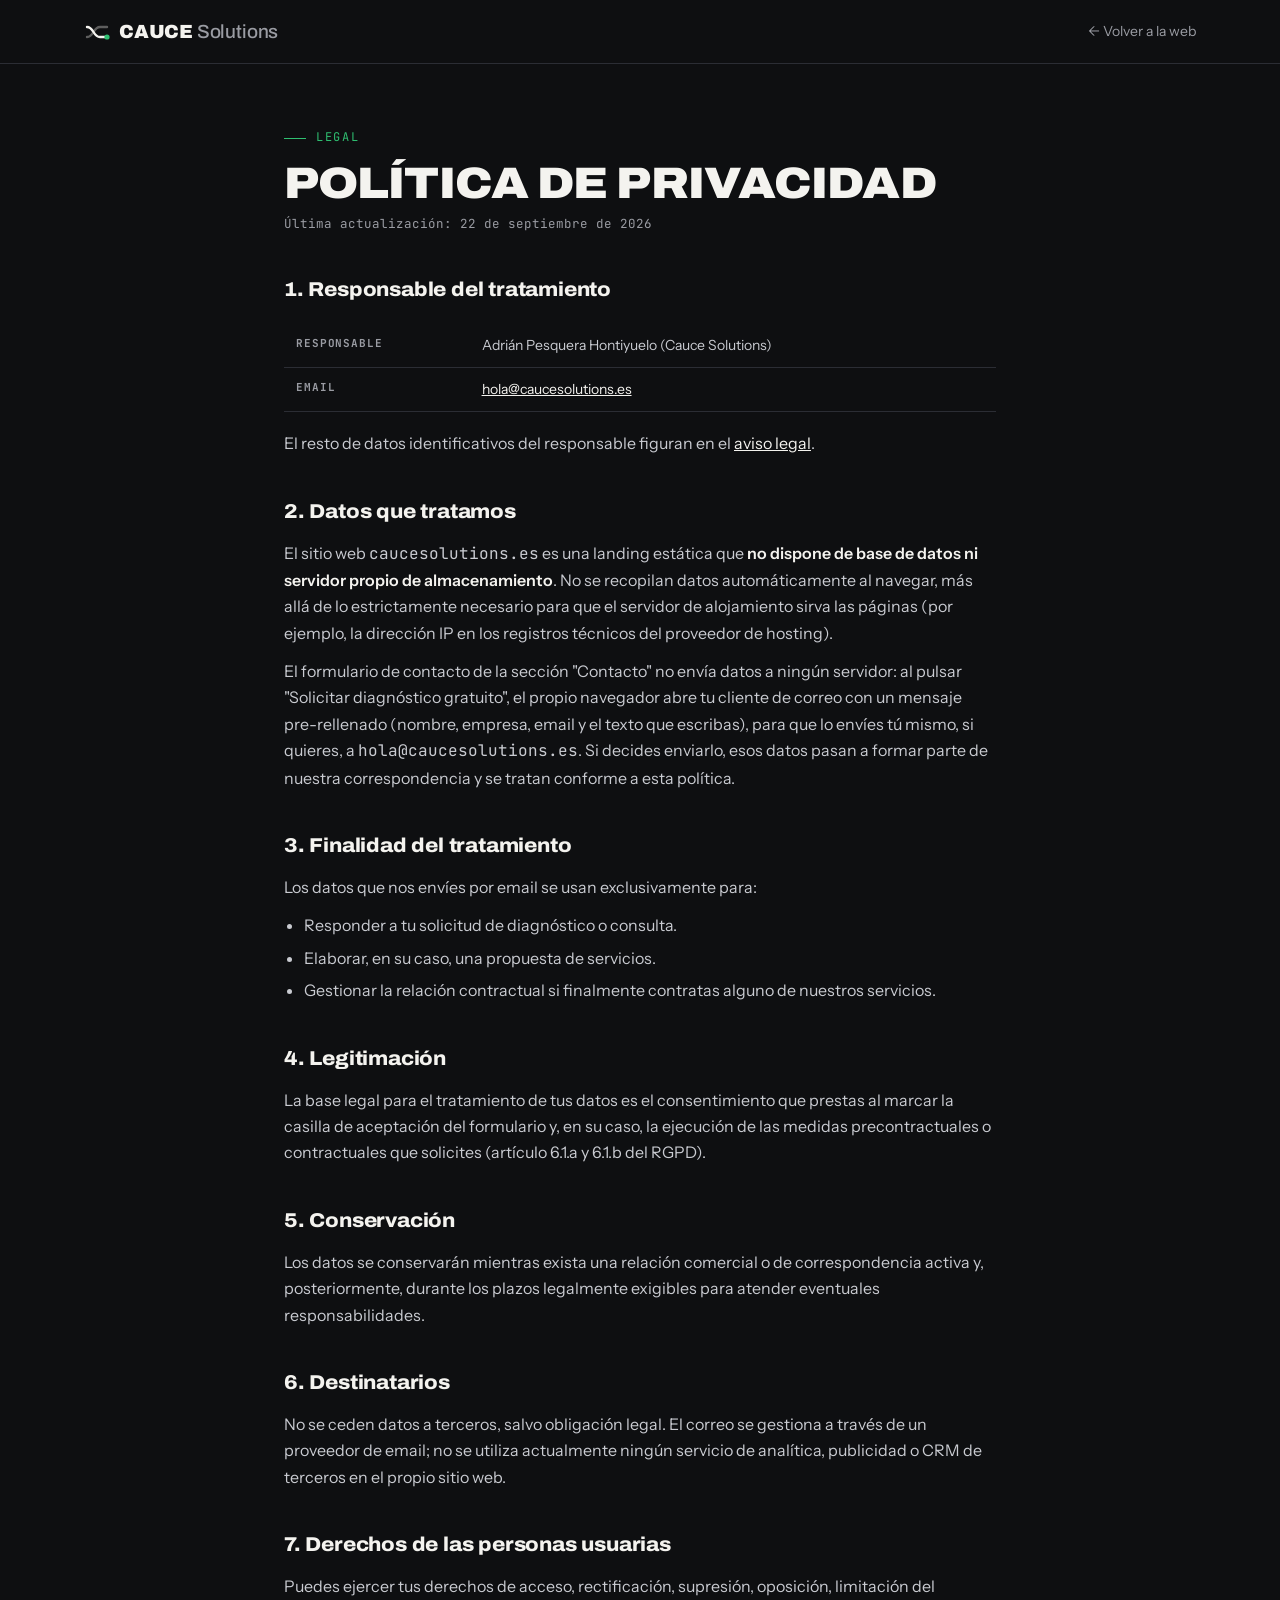
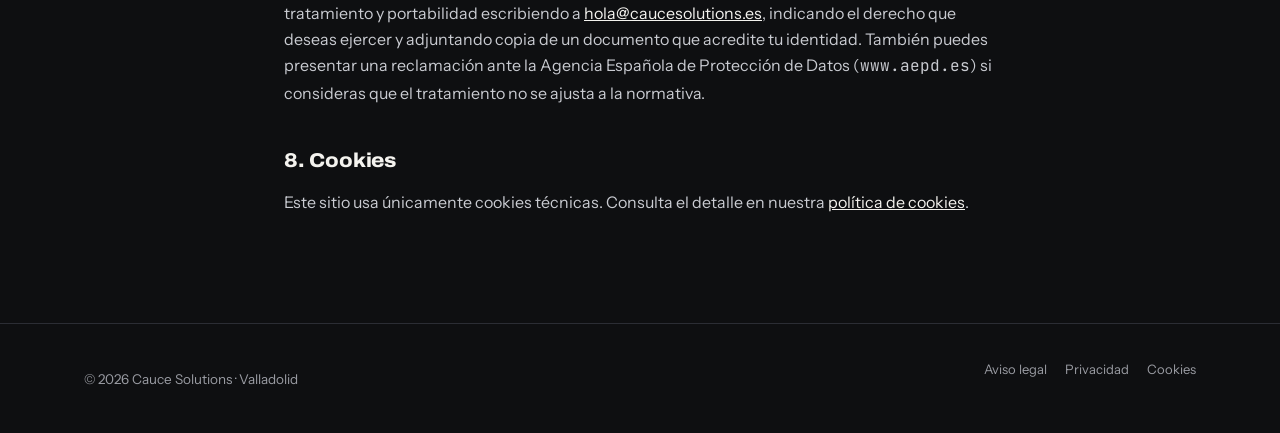
<file: public/privacidad.html>
<!DOCTYPE html>
<html lang="es">
<head>
<meta charset="UTF-8">
<meta name="viewport" content="width=device-width, initial-scale=1.0">
<title>Política de privacidad — Cauce Solutions</title>
<meta name="description" content="Cómo trata Cauce Solutions los datos personales de los usuarios del sitio web, conforme al RGPD y la LOPDGDD.">
<meta name="robots" content="noindex, follow">
<meta name="theme-color" content="#0e0f11">
<link rel="icon" type="image/svg+xml" href="favicon.svg">
<link rel="manifest" href="site.webmanifest">
<link rel="preconnect" href="https://fonts.googleapis.com">
<link rel="preconnect" href="https://fonts.gstatic.com" crossorigin>
<link href="https://fonts.googleapis.com/css2?family=Archivo:wdth,wght@62..125,400..900&family=Instrument+Sans:wght@400;500;600&family=JetBrains+Mono:wght@400;500;700&display=swap" rel="stylesheet">
<link rel="stylesheet" href="legal.css">
</head>
<body>
<nav>
  <div class="nav-in">
    <a class="logo" href="index.html" aria-label="Cauce Solutions — inicio">
      <svg class="logo-mark" viewBox="0 0 26 26" aria-hidden="true">
        <path d="M3 8 C10 8 9 18 16 18 L23 18"/>
        <path d="M3 18 C10 18 9 8 16 8 L23 8" opacity=".35"/>
        <circle class="pulse-dot" cx="23" cy="18" r="2.6"/>
      </svg>
      <span><b>CAUCE</b> <span>Solutions</span></span>
    </a>
    <a class="back" href="index.html">← Volver a la web</a>
  </div>
</nav>

<main class="wrap legal">
  <div class="eyebrow">Legal</div>
  <h1>Política de privacidad</h1>
  <p class="updated">Última actualización: 22 de septiembre de 2026</p>


  <h2>1. Responsable del tratamiento</h2>
  <table>
    <tr><th>Responsable</th><td>Adrián Pesquera Hontiyuelo (Cauce Solutions)</td></tr>
    <tr><th>Email</th><td><a href="mailto:hola@caucesolutions.es">hola@caucesolutions.es</a></td></tr>
  </table>
  <p>El resto de datos identificativos del responsable figuran en el <a href="aviso-legal.html">aviso legal</a>.</p>

  <h2>2. Datos que tratamos</h2>
  <p>El sitio web <span class="mono">caucesolutions.es</span> es una landing estática que <b>no dispone de base de datos ni servidor propio de almacenamiento</b>. No se recopilan datos automáticamente al navegar, más allá de lo estrictamente necesario para que el servidor de alojamiento sirva las páginas (por ejemplo, la dirección IP en los registros técnicos del proveedor de hosting).</p>
  <p>El formulario de contacto de la sección "Contacto" no envía datos a ningún servidor: al pulsar "Solicitar diagnóstico gratuito", el propio navegador abre tu cliente de correo con un mensaje pre-rellenado (nombre, empresa, email y el texto que escribas), para que lo envíes tú mismo, si quieres, a <span class="mono">hola@caucesolutions.es</span>. Si decides enviarlo, esos datos pasan a formar parte de nuestra correspondencia y se tratan conforme a esta política.</p>

  <h2>3. Finalidad del tratamiento</h2>
  <p>Los datos que nos envíes por email se usan exclusivamente para:</p>
  <ul>
    <li>Responder a tu solicitud de diagnóstico o consulta.</li>
    <li>Elaborar, en su caso, una propuesta de servicios.</li>
    <li>Gestionar la relación contractual si finalmente contratas alguno de nuestros servicios.</li>
  </ul>

  <h2>4. Legitimación</h2>
  <p>La base legal para el tratamiento de tus datos es el consentimiento que prestas al marcar la casilla de aceptación del formulario y, en su caso, la ejecución de las medidas precontractuales o contractuales que solicites (artículo 6.1.a y 6.1.b del RGPD).</p>

  <h2>5. Conservación</h2>
  <p>Los datos se conservarán mientras exista una relación comercial o de correspondencia activa y, posteriormente, durante los plazos legalmente exigibles para atender eventuales responsabilidades.</p>

  <h2>6. Destinatarios</h2>
  <p>No se ceden datos a terceros, salvo obligación legal. El correo se gestiona a través de un proveedor de email; no se utiliza actualmente ningún servicio de analítica, publicidad o CRM de terceros en el propio sitio web.</p>

  <h2>7. Derechos de las personas usuarias</h2>
  <p>Puedes ejercer tus derechos de acceso, rectificación, supresión, oposición, limitación del tratamiento y portabilidad escribiendo a <a href="mailto:hola@caucesolutions.es">hola@caucesolutions.es</a>, indicando el derecho que deseas ejercer y adjuntando copia de un documento que acredite tu identidad. También puedes presentar una reclamación ante la Agencia Española de Protección de Datos (<span class="mono">www.aepd.es</span>) si consideras que el tratamiento no se ajusta a la normativa.</p>

  <h2>8. Cookies</h2>
  <p>Este sitio usa únicamente cookies técnicas. Consulta el detalle en nuestra <a href="cookies.html">política de cookies</a>.</p>
</main>

<footer>
  <div class="wrap foot-in">
    <div>© <span id="y"></span> Cauce Solutions · Valladolid</div>
    <ul class="foot-legal">
      <li><a href="aviso-legal.html">Aviso legal</a></li>
      <li><a href="privacidad.html">Privacidad</a></li>
      <li><a href="cookies.html">Cookies</a></li>
    </ul>
  </div>
</footer>
<script>document.getElementById('y').textContent=new Date().getFullYear();</script>
</body>
</html>
</file>
<file: public/legal.css>
:root{
  --ink:#0e0f11;
  --ink-2:#17181c;
  --line:#2b2d34;
  --paper:#f4f3ef;
  --mut:#9a9ca3;
  --ok:#2fbf71;
  --warn:#f5b942;
  --disp:'Archivo',sans-serif;
  --body:'Instrument Sans',sans-serif;
  --mono:'JetBrains Mono',monospace;
}
*{margin:0;padding:0;box-sizing:border-box}
body{background:var(--ink);color:var(--paper);font-family:var(--body);font-size:16px;line-height:1.65;-webkit-font-smoothing:antialiased}
a{color:var(--paper)}
.mono{font-family:var(--mono)}
.wrap{max-width:760px;margin:0 auto;padding:0 24px}

nav{border-bottom:1px solid var(--line);background:var(--ink)}
.nav-in{max-width:1160px;margin:0 auto;padding:16px 24px;display:flex;align-items:center;justify-content:space-between}
.logo{font-family:var(--disp);font-weight:900;font-stretch:110%;font-size:19px;letter-spacing:-.01em;display:flex;align-items:center;gap:9px;text-decoration:none}
.logo-mark{width:26px;height:26px;flex:none}
.logo-mark path{stroke:var(--paper);stroke-width:2.4;fill:none;stroke-linecap:round}
.logo-mark .pulse-dot{fill:var(--ok)}
.logo b{font-weight:900}.logo span{font-weight:500;font-stretch:100%;color:var(--mut)}
nav .back{font-size:14px;color:var(--mut);text-decoration:none}
nav .back:hover{color:var(--paper)}

.legal{padding:64px 24px 96px}
.eyebrow{font-family:var(--mono);font-size:12px;letter-spacing:.14em;text-transform:uppercase;color:var(--ok);display:flex;align-items:center;gap:10px;margin-bottom:12px}
.eyebrow::before{content:"";width:22px;height:1px;background:var(--ok)}
h1{font-family:var(--disp);font-weight:900;font-stretch:112%;font-size:clamp(30px,4.6vw,44px);line-height:1.05;letter-spacing:-.02em;text-transform:uppercase;margin-bottom:8px}
.updated{font-family:var(--mono);font-size:12.5px;color:var(--mut);margin-bottom:36px}
h2{font-family:var(--disp);font-weight:800;font-stretch:108%;font-size:20px;margin:38px 0 12px;letter-spacing:-.01em}
p{color:#c9cbd1;margin-bottom:12px}
ul{margin:0 0 12px 20px;color:#c9cbd1}
li{margin-bottom:6px}
strong,b{color:var(--paper);font-weight:600}
table{width:100%;border-collapse:collapse;margin:18px 0;font-size:14px}
th,td{text-align:left;padding:10px 12px;border-bottom:1px solid var(--line);vertical-align:top}
th{font-family:var(--mono);font-size:11px;letter-spacing:.08em;text-transform:uppercase;color:var(--mut)}
td{color:#c9cbd1}

.placeholder-note{border:1px dashed var(--warn);background:rgba(245,185,66,.08);color:var(--warn);border-radius:4px;padding:14px 16px;font-size:13.5px;margin-bottom:36px}
.placeholder-note b{color:var(--warn)}

footer{border-top:1px solid var(--line);padding:34px 0;color:var(--mut);font-size:13.5px}
.foot-in{display:flex;justify-content:space-between;gap:20px;flex-wrap:wrap;align-items:center;max-width:1160px}
.foot-legal{display:flex;gap:18px;flex-wrap:wrap;list-style:none}
.foot-legal a{text-decoration:none;color:var(--mut);font-size:13px;transition:color .2s}
.foot-legal a:hover{color:var(--paper)}
</file>
